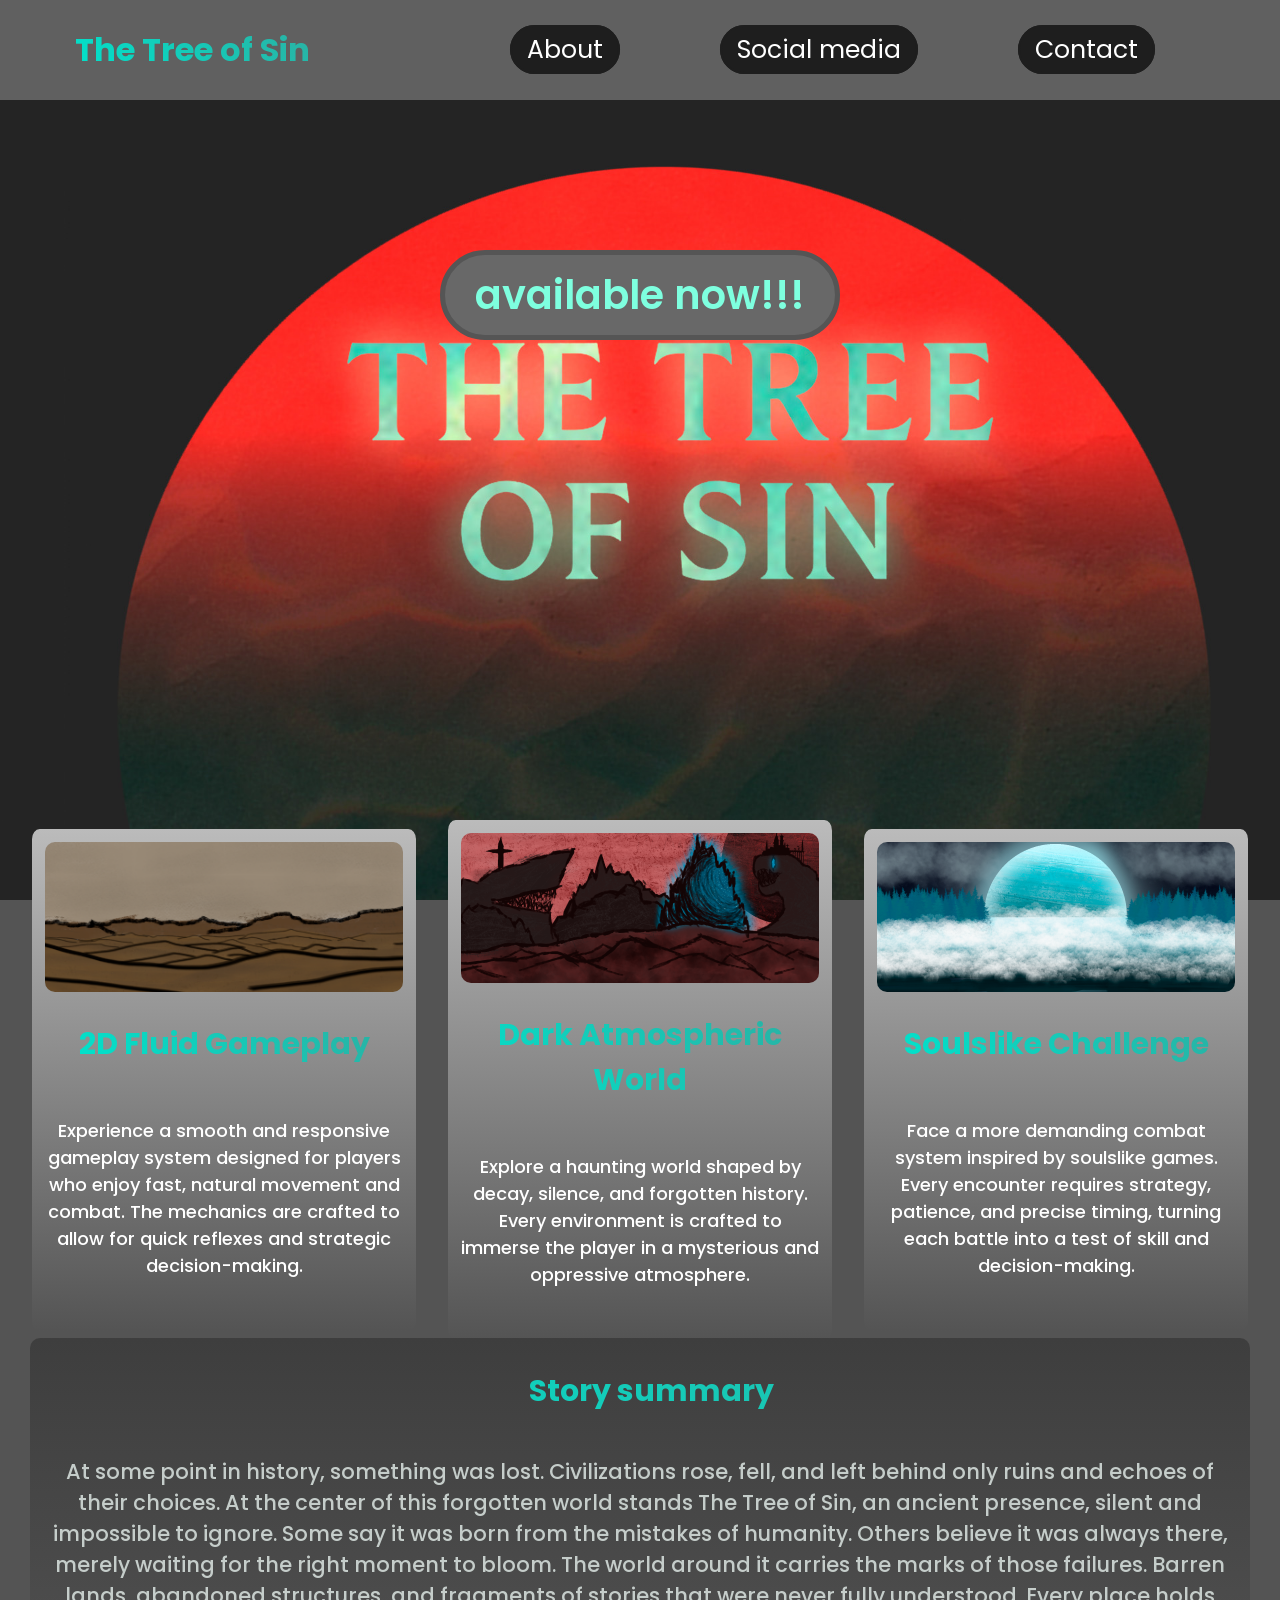
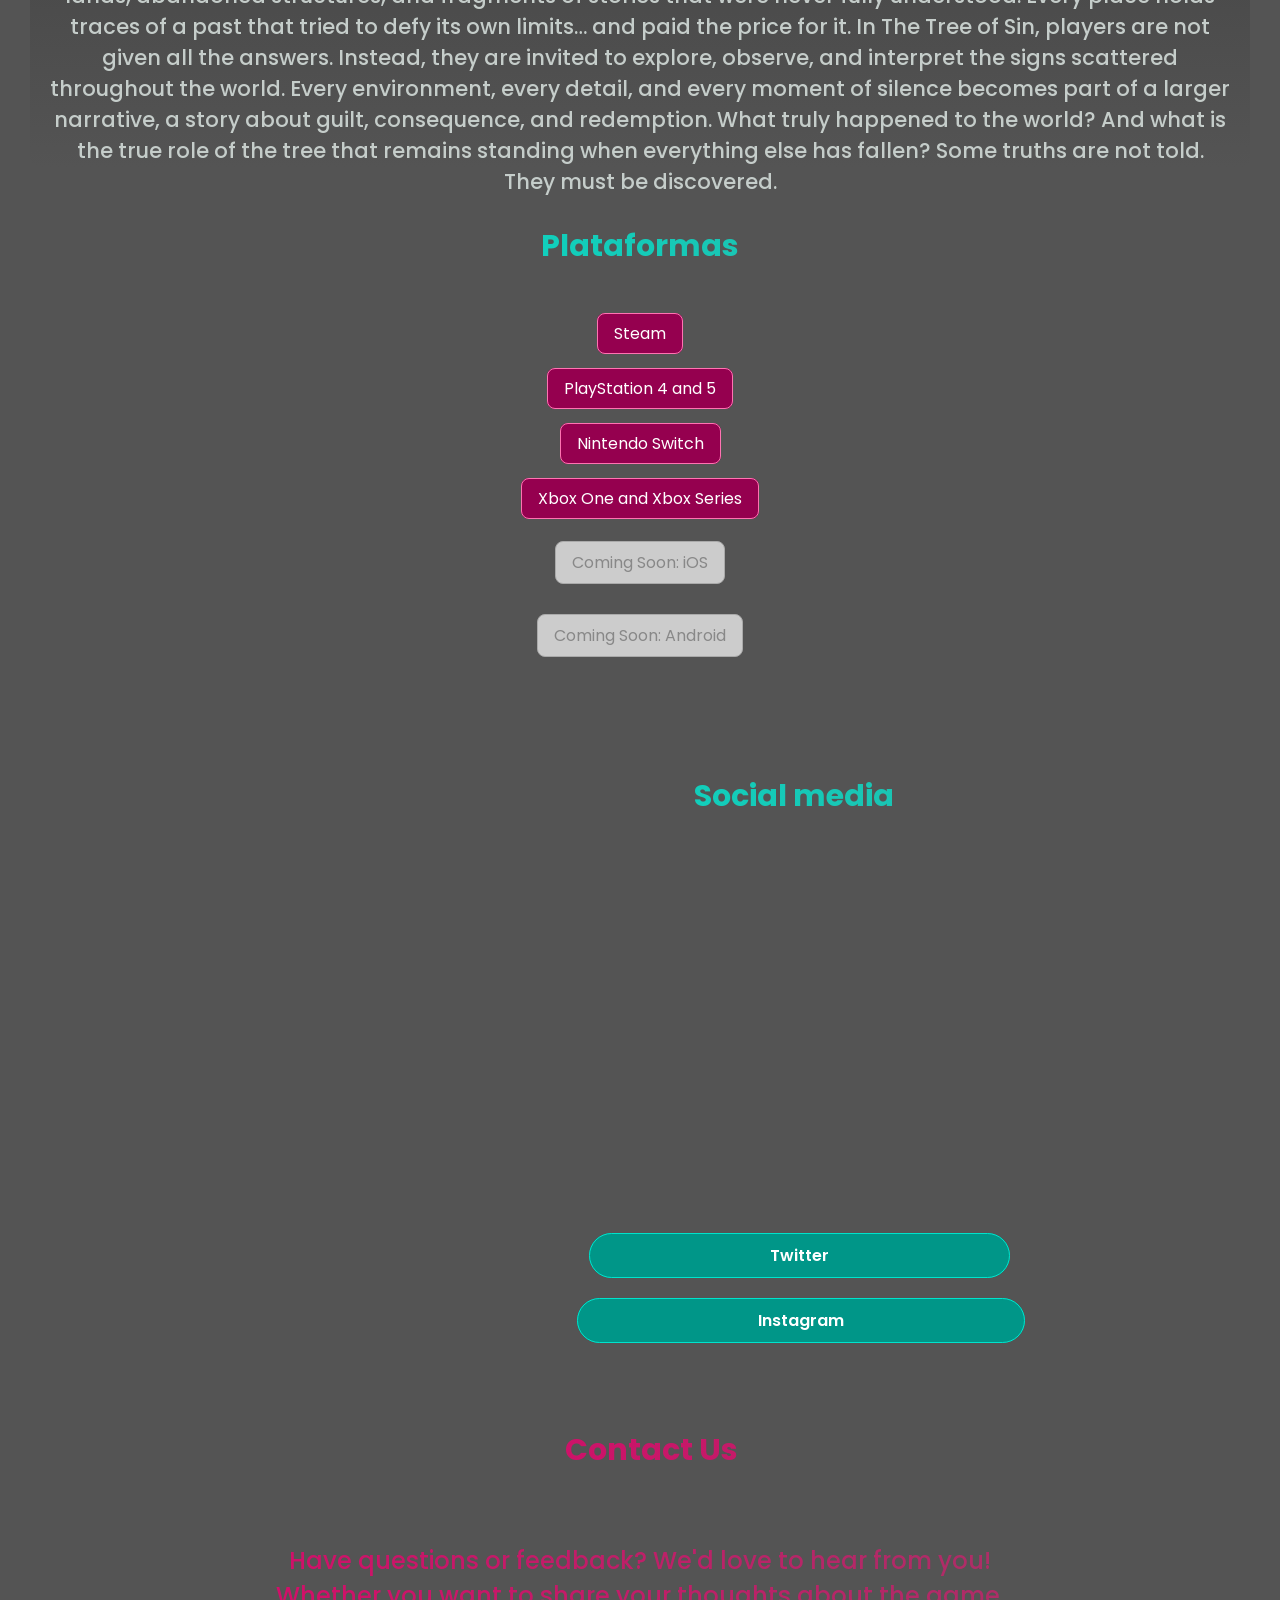
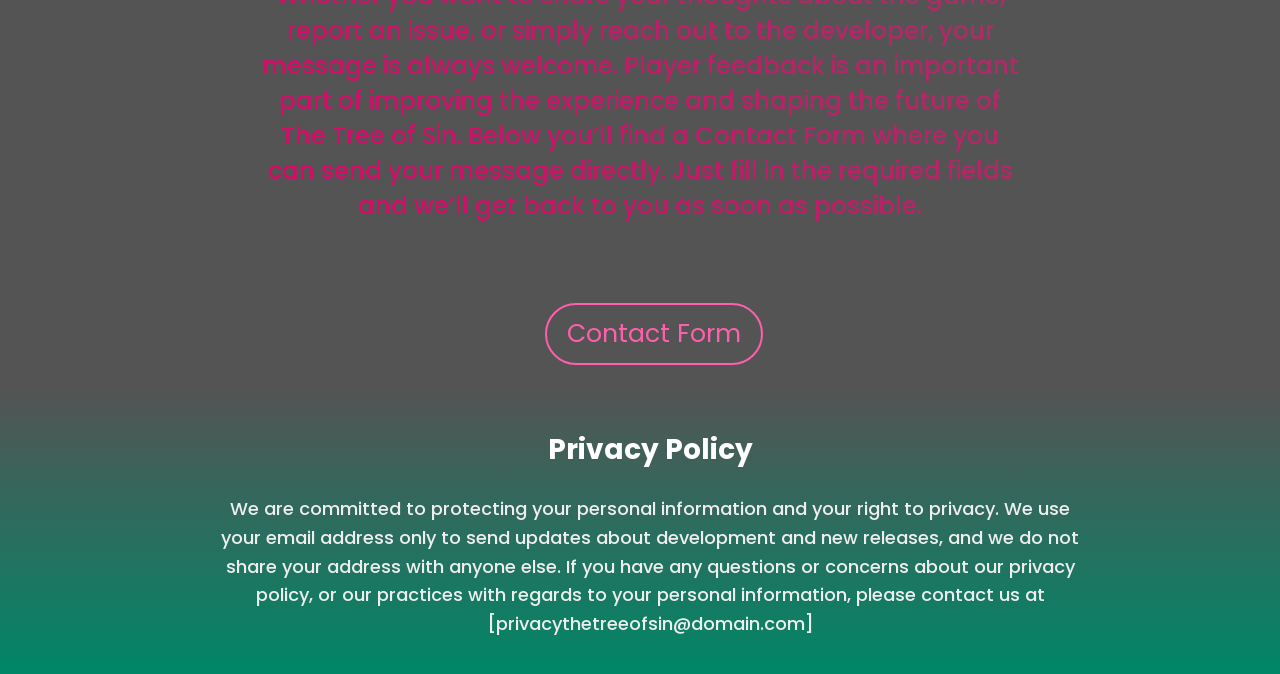
<file: index.html>
<!DOCTYPE html>
<html lang="en">
<head>
    <meta charset="UTF-8">
    <meta name="viewport" content="width=device-width, initial-scale=1.0">
    <title>The Tree of Sin</title>

    <link rel="stylesheet" href="./assets/css/style.css">
    <link rel="preconnect" href="https://fonts.googleapis.com">
    <link rel="preconnect" href="https://fonts.gstatic.com" crossorigin>
    <link href="https://fonts.googleapis.com/css2?family=Big+Shoulders+Stencil:opsz,wght@10..72,100..900&family=Big+Shoulders:opsz,wght@10..72,100..900&family=Fira+Sans:ital,wght@0,100;0,200;0,300;0,400;0,500;0,600;0,700;0,800;0,900;1,100;1,200;1,300;1,400;1,500;1,600;1,700;1,800;1,900&family=League+Gothic&family=Poppins:ital,wght@0,100;0,200;0,300;0,400;0,500;0,600;0,700;0,800;0,900;1,100;1,200;1,300;1,400;1,500;1,600;1,700;1,800;1,900&family=Titillium+Web:ital,wght@0,200;0,300;0,400;0,600;0,700;0,900;1,200;1,300;1,400;1,600;1,700&display=swap" rel="stylesheet">

</head>
<body>
    
    <header class="header-page">
        <h1 class="h1" href="">The Tree of Sin</h1>
        <nav class="header-menu">
            <ul>
                <li><a href="#about">About</a></li>
                <li><a href="#social-media">Social media</a></li>
                <li><a href="#contact">Contact</a></li>
            </ul>
        </nav>
    </header>

    <article class="hero">
        <h2 class="hero-title"></h2>
        <a href="#platform-links" class="hero-link">AVAILABLE NOW!!!</a>

    </article>

    <main class="main">
        <section class="cards">
            <div class="cards-item">
                <img src="./assets/images/dead desert.png" alt="" class="card-img">
                <h2 class="card-title">2D Fluid Gameplay</h2>
                <p class="card-text">Experience a smooth and responsive gameplay system designed for players who enjoy fast, natural movement and combat. The mechanics are crafted to allow for quick reflexes and strategic decision-making.
                </p>
            </div>
            <div class="cards-item">
                <img src="./assets/images/Vale da agonia.png" alt="" class="card-img">
                <h2 class="card-title">Dark Atmospheric World</h2>
                <p class="card-text">Explore a haunting world shaped by decay, silence, and forgotten history. Every environment is crafted to immerse the player in a mysterious and oppressive atmosphere.
                </p>
            </div>
            <div class="cards-item">
                <img src="./assets/images/Carcere.png" alt="" class="card-img">
                <h2 class="card-title">Soulslike Challenge</h2>
                <p class="card-text">Face a more demanding combat system inspired by soulslike games. Every encounter requires strategy, patience, and precise timing, turning each battle into a test of skill and decision-making.
                </p>
            </div>
        </section>
        <section id="about" class="about">
            <div class="about-text">
                <h2 class="h2-about">Story summary</h2>
                <p class="text-text">

At some point in history, something was lost.

Civilizations rose, fell, and left behind only ruins and echoes of their choices. At the center of this forgotten world stands The Tree of Sin, an ancient presence, silent and impossible to ignore. Some say it was born from the mistakes of humanity. Others believe it was always there, merely waiting for the right moment to bloom.

The world around it carries the marks of those failures. Barren lands, abandoned structures, and fragments of stories that were never fully understood. Every place holds traces of a past that tried to defy its own limits… and paid the price for it.

In The Tree of Sin, players are not given all the answers. Instead, they are invited to explore, observe, and interpret the signs scattered throughout the world. Every environment, every detail, and every moment of silence becomes part of a larger narrative, a story about guilt, consequence, and redemption.

What truly happened to the world?
And what is the true role of the tree that remains standing when everything else has fallen?

Some truths are not told.
They must be discovered.</p>
            </div>
        </section>

        <section id="platform-links" class="platform-links" aria-label="Plataformas de jogos">
            <h2 class="platform-h2">Plataformas</h2>
            <ul>
                <li><a href="https://store.steampowered.com/" target="_blank">Steam</a></li>
                <li><a href="https://www.playstation.com/pt-br/" target="_blank">PlayStation 4 and 5</a></li>
                <li><a href="https://www.nintendo.com/pt-br/gaming-systems/switch/system/" target="_blank">Nintendo Switch</a></li>
                <li><a href="https://www.xbox.com/pt-BR/" target="_blank">Xbox One and Xbox Series</a></li>
                <li><p class="platform-none" href="#">Coming Soon: iOS</p></li>
                <li><p class="platform-none" href="#">Coming Soon: Android</p></li>
            </ul>
        </section>

        <section class="social-links" aria-label="Redes sociais e formulário">
            <h2 id="social-media" class="h2-about">Social media</h2>
            <ul>
                <li><iframe width="560" height="315" src="https://www.youtube.com/embed/PHGoudcmsDI?si=rnubU8RPCuboUlOp" title="YouTube video player" frameborder="0" allow="accelerometer; autoplay; clipboard-write; encrypted-media; gyroscope; picture-in-picture; web-share" referrerpolicy="strict-origin-when-cross-origin" allowfullscreen></iframe></li>
                <li><a href="https://x.com/fiap" target="_blank" >Twitter</a></li>
                <li><a href="https://www.instagram.com/fiapoficial" target="_blank" >Instagram</a></li>
            </ul>
        </section>
        <section id="contact" class="contact">
            <div class="contact-text">
                <h2 class="contact-h2">Contact Us</h2>
                <p class="contact-p">Have questions or feedback? We'd love to hear from you!
                    Whether you want to share your thoughts about the game, report an issue, or simply reach out to the developer, your message is always welcome. Player feedback is an important part of improving the experience and shaping the future of The Tree of Sin.
                    
                    Below you’ll find a Contact Form where you can send your message directly. Just fill in the required fields and we’ll get back to you as soon as possible.</p>
                <a href="./assets/pages/form.html" target="_blank" class="contact-link">Contact Form</a>
            </div>
        </section>
    </main>
    <footer class="footer-page">
        <h2 class="footer-title">Privacy Policy</h2>
        <p class="privacy-text">We are committed to protecting your personal information and your right to privacy. We use your email address only to send updates about development and new releases, and we do not share your address with anyone else. If you have any questions or concerns about our privacy policy, or our practices with regards to your personal information, please contact us at [privacythetreeofsin@domain.com]</p>
    </footer>
</body>
</html>
</file>
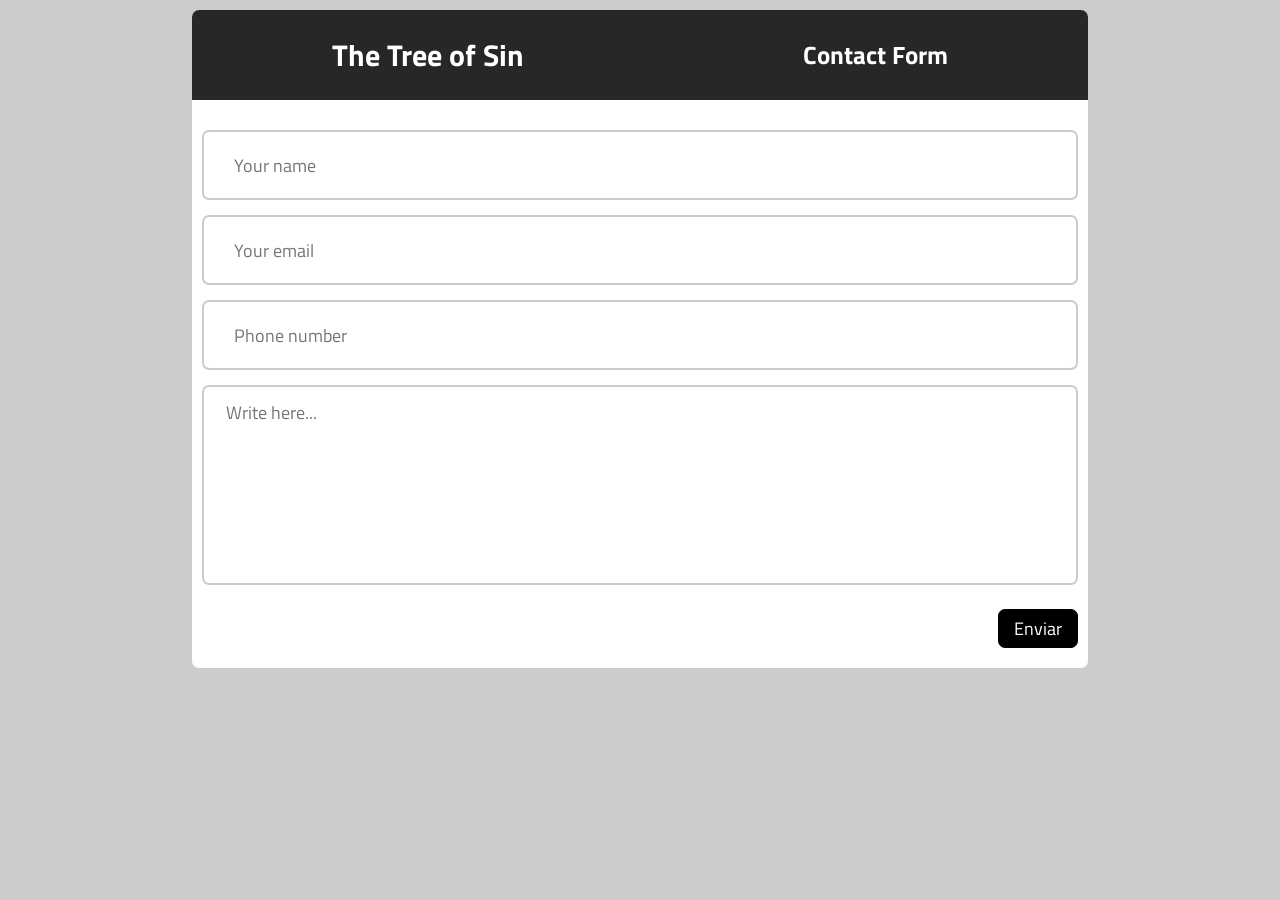
<file: assets/pages/form.html>
<!DOCTYPE html>
<html lang="en">
<head>
    <meta charset="UTF-8">
    <meta name="viewport" content="width=device-width, initial-scale=1.0">
    <title>The Tree of Sin - Contact US</title>

    <link rel="stylesheet" href="../css/style-form.css">

    <link rel="preconnect" href="https://fonts.googleapis.com">
    <link rel="preconnect" href="https://fonts.gstatic.com" crossorigin>
    <link href="https://fonts.googleapis.com/css2?family=Big+Shoulders+Stencil:opsz,wght@10..72,100..900&family=Big+Shoulders:opsz,wght@10..72,100..900&family=Fira+Sans:ital,wght@0,100;0,200;0,300;0,400;0,500;0,600;0,700;0,800;0,900;1,100;1,200;1,300;1,400;1,500;1,600;1,700;1,800;1,900&family=League+Gothic&family=Titillium+Web:ital,wght@0,200;0,300;0,400;0,600;0,700;0,900;1,200;1,300;1,400;1,600;1,700&display=swap" rel="stylesheet">
</head>
<body>
    <div class="container">
        <div class="header">
            <h2>The Tree of Sin</h2>
            <h3>Contact Form</h3>
        </div>
        <form name="dados" id="dados" method="post">
            <div>
                <input type="text" name="" id="" placeholder="Your name" required>
            </div>
            <div>
                <input type="email" name="email" id="email" placeholder="Your email" required>
            </div>
            <div>
                <input type="tel" name="celular" id="celular" placeholder="Phone number" required>
            </div>
            <div>
                <textarea class="mensagem" id="mensagem" placeholder="Write here..."></textarea>
            </div>
            <div class="btn">
                <input type="submit" id="enviar" name="enviar" value="Enviar" maxlength="50">
            </div>
        </form>
    </div>
</body>
</html>
</file>
<file: assets/css/style.css>
html {
    scroll-behavior: smooth;
    background-color: #545454;
    
}

* {
    margin: 0;
    padding: 0;
    box-sizing: border-box;
    font-family: 'Poppins', sans-serif;
}

.header-page {
    width: 100%;
    height: 100px;
    background-color: #606060;
    display: flex;
    align-items: center;
    justify-content: space-around;
}

.header-page h1 {
    font-size: 200%;
    color: white;
    background: linear-gradient(45deg, #00E3CC, #32A89C, #009688, #44E3D3);
    background-size: 400% 100%;
    animation: degrade 8s linear infinite alternate;
    -webkit-background-clip: text;
    -webkit-text-fill-color: transparent;
}

@keyframes degrade {
    0%{
        background-position-x: 0%;
    }

    100%{
        background-position: 400%;
    }
}

.header-menu ul {
    list-style: none;
    display: flex;
}

.header-menu a {
    color: white;
    text-decoration: none;
    border: #1e1e1e solid 2px;
    padding: 5px 15px;
    border-radius: 90px;
    background-color: #1e1e1e;
}

.header-menu li {
    margin: 0 50px;
    font-size: 25px;
}

.hero {
    width: 100%;
    height: calc(100vh - 100px);
    background-color: #a8c8e3;
    display: flex;
    flex-direction: column;
    align-items: center;
    justify-content: center;
    background-image: url(../images/logotipo\ 3.jpg);
    background-size: cover;
}

.hero-title {
    font-size: 40px;
    margin: 30px;
    padding: 0px 0px 10px 0px;
}

.hero-text {
    width: 50%;
    line-height: 30px;
    font-size: 17px;
    padding: 50px;
    color: transparent;
}

.hero-link {
    text-decoration: none;
    text-transform: lowercase;
    color: rgb(126, 255, 223);
    font-size: 40px;
    border: 5px solid #555555;
    background-color: #686868;
    padding: 10px 30px;
    border-radius: 70px;
    margin-top: -480px;
    font-weight: 600;
    transition: background-color 0.2s ease, color 0.2s ease;
}

@keyframes buynow {
    0%{
        transform: scale(1);
    }

    100%{
        transform: scale(1.05);
    }
}

.hero-link:hover {
    background-color: #00e3cc;
    color: #08332d;
    animation-name: buynow;
    animation-duration: 0.5s;
    animation-timing-function: ease-in-out;
    animation-iteration-count: infinite;
    animation-direction: alternate;
}

.main {
    width: 100%;
    min-height: 100vh;
}

.cards {
    width: 100%;
    height: 40vh;
    display: flex;
    align-items: center;
    justify-content:space-evenly;
}

.cards-item {
    width: 30%;
    background: linear-gradient(#bbbbbb, #545454);
    border-radius: 2%;
    display: flex;
    flex-direction: column;
    align-items: center;
    justify-content: center;
    padding: 1%;
    text-align: center;
}

.card-title {
    font-size: 30px;
    margin: 30px 0;
        background: linear-gradient(45deg, #00E3CC, #32A89C, #009688, #44E3D3);
    background-size: 400% 100%;
    animation: degrade 8s linear infinite alternate;
    -webkit-background-clip: text;
    -webkit-text-fill-color: transparent;
}

@keyframes degrade {
    0%{
        background-position-x: 0%;
    }

    100%{
        background-position: 400%;
    }
}


.card-text {
    width: 100%;
    font-size: large;
    font-weight: 500;
    margin: 20px 0 40px;
    color: white;
}

.card-link {
    text-decoration: none;
    color: black;
    border: 1px solid #464139;
    padding: 5px 15px;
    border-radius: 90px;
}

.card-img {
    width: 100%;
    height: 150px;
    object-fit: cover;
    border-radius: 10px;
}

.about {
    width: 100%;
    height: 65vh;
    display: flex;
    align-items: center;
    justify-content: center;
    padding: 0 30px;
}

.h2-about {
    font-size: 30px;
    padding: 18px 0px 50px 22px;
    text-align: center;
    background: linear-gradient(45deg, #00E3CC, #32A89C, #009688, #44E3D3);
    background-size: 400% 100%;
    animation: titulo  8s linear infinite alternate;
    -webkit-background-clip: text;
    -webkit-text-fill-color: transparent;
}

.about-text {
    background: linear-gradient(#3e3e3e, #545454);
    width: 1300px;
    max-width: 2000px;
    height: 430px;
    padding: 20px;
    border-radius: 10px;
    margin: 0 auto;
    text-align: center;
    -webkit-text-fill-color: rgb(197, 205, 202);
    font-weight: 500;
}
.social-links {
    width: 100%;
    max-width: 900px;
    margin: 1% 160% 4% 26%;
    padding: 20px;
    border-radius: 10px;
    text-align: center;
}

.platform-links {
    width: 100%;
    max-width: 900px;
    margin: -7% auto 3%;
    padding: 40px;
    border-radius: 10px;
    text-align: center;
}

.platform-h2 {
    font-size: 30px;
    padding: 29px 0px 32px 0px;
    text-align: center;
    background: linear-gradient(45deg, #00E3CC, #32A89C, #009688, #44E3D3);
    background-size: 400% 100%;
    animation: titulo  8s linear infinite alternate;
    -webkit-background-clip: text;
    -webkit-text-fill-color: transparent;
}

.platform-links ul {
    list-style: none;
    display: flex;
    flex-direction: column;
    align-items: center;
    gap: 30px;
    padding: 0;
    margin-top: 20px;
}

.platform-links a {
    text-decoration: none;
    color: #ffffff;
    background-color: #95004f;
    padding: 8px 16px;
    border-radius: 8px;
    border: 1px solid #ff73b2;
    width: 100%;
    max-width: 320px;
    transition: background-color 0.2s ease, transform 0.2s ease;
}

.platform-links a:hover {
    background-color: #ff0077;
    transform: translateY(-2px);
}

.social-links ul {
    list-style: none;
    display: flex;
    justify-content: center;
    gap: 40px;
    flex-wrap: wrap;
    margin-top: 12px;
}

.platform-none {
    color: #888888;
    background-color: #cccccc;
    padding: 8px 16px;
    border-radius: 8px;
    border: 1px solid #aaaaaa;
    width: 100%;
    max-width: 320px;
}

.social-links a {
    text-decoration: none;
    color: white;
    background-color: #009688;
    padding: 10px 180px;
    border-radius: 50px;
    margin-left: 4%;
    border: 1px solid #00e3cc;
    font-weight: 600;
    transition: background-color 0.2s ease, color 0.2s ease;
}

.social-links a:hover {
    background-color: #00e3cc;
    color: #08332d;
}

.youtube-video {
    border: 5px solid #ffffff;
    border-radius: 5px;
    margin-left: 29px;
}


@keyframes titulo {
    0%{
        background-position-x: 0%;
    }

    100%{
        background-position: 400%;
    }
}


.footer-page {
    width: 100%;
    background: linear-gradient(#545454,#008768);
    color: white;
    display: flex;
    flex-direction: column;
    align-items: center;
    justify-content: center;
    text-align: center;
    padding: 40px 200px 35px 220px;
    gap: 12px;
    min-height: 220px;
}

.footer-page .footer-title {
    font-size: 28px;
    margin-bottom: 12px;
}

.footer-page .privacy-text {
    max-width: 900px;
    width: 100%;
    line-height: 1.6;
}

.li-link {
    padding: 10px;
    border: #1e1e1e solid 2px;
    border-radius: 90px;
    background-color: #1e1e1e;
}

.link-title {
    padding: 20px;
    text-align: center;
}

.text-text {
    font-size: 21px;
    text-align: center;
}

.contact {
    width: 100%;
    height: 65vh;
    display: flex;
    align-items: center;
    justify-content: center;
    padding: 0 30px;
}

.contact-h2 {
    font-size: 30px;
    padding: 0px 0px 50px 22px;
    text-align: center;
    background: linear-gradient(45deg, #e3006a, #a83267, #960050, #e3448e);
    background-size: 400% 100%;
    animation: titulo  8s linear infinite alternate;
    -webkit-background-clip: text;
    -webkit-text-fill-color: transparent;
}

.contact-p {
    width: 800px;
    max-width: 2000px;
    height: 380px;
    padding: 20px;
    border-radius: 10px;
    margin: 0 auto;
    text-align: center;
    background: linear-gradient(45deg, #e3006a, #a83267, #960050, #e3448e);
    background-size: 400% 100%;
    animation: titulo  8s linear infinite alternate;
    -webkit-background-clip: text;
    -webkit-text-fill-color: transparent;
    font-weight: 500;
    font-size: x-large
}

.contact-link {
    display: block;
    text-decoration: none;
    color: #ff5fac;
    font-size: 25px;
    border: 2px solid #ff5fac;
    padding: 10px 20px;
    border-radius: 50px;
    background-color: transparent;
    transition: background-color 0.3s, color 0.3s;
    margin-left: 305px;
    position: center;
    width: fit-content;
}

.contact-link:hover {
    background-color: #ff5fac;
    color: white;
}

.about-text h2 {
    font-size: 30px;
        line-height: 30px;
}

.privacy-text {
    font-size: 18px;
    line-height: 30px;
    color: rgb(238, 238, 238);
    font-weight: 500;
    text-align: center;
}
</file>
<file: assets/css/style-form.css>
* {
        margin: 0;
        padding: 0;
        box-sizing: border-box;
        font-family: "Titillium Web", sans-serif;
}

body{
        font-weight: 700;
        font-style: normal;
        font-size: x-large;
        background-color: #ccc;
}

.container{
        width: 70%;
        min-height: 65vh;
        background-color: white;
        margin: 10px auto;
        border-radius: 7px;
}

.header{
        background-color: rgb(39, 39, 39);
        color: white;
        display: flex;
        align-items: center;
        justify-content: space-around;
        height: 10vh;
        border-radius: 7px 7px 0 0;
}

.header h2{
        font-size: 30px;
}

.header h3{
        font-size: 25px;
}

div{
        margin: 10px 0;
}

form{
        padding: 10px;       
}

form input[type="text"],
form input[type="tel"],
form input[type="email"],
form textarea{
        width: 100%;
        height: 70px;
        border: 1px solid;
        margin-bottom: 5px;
        padding-left: 30px;
        font-size: 18px;
        background-repeat: no-repeat;
        border-radius: 7px;
        border: 2px solid;
        border-color: #ccc;
}

form textarea{
        padding-left: 15px;
        height: 200px;
        resize: none;
}

form input[type="submit"]{
        background-color: black;
        color: white;
        padding: 5px 15px;
        font-size: 18px;
        border-radius: 7px;
        border: 1px solid black;
        cursor: pointer;
        transition: .5s;
}

form input[type="submit"]:hover{
        background-color: transparent;
        color: #000;
}

.btn{
        display: flex;
        justify-content: flex-end;
}

#nome{background-image: url();}
#email{background-image: url();}
#celular{background-image: url();}

.mensagem {
        padding: 12px 12px 12px 22px;
}
</file>
